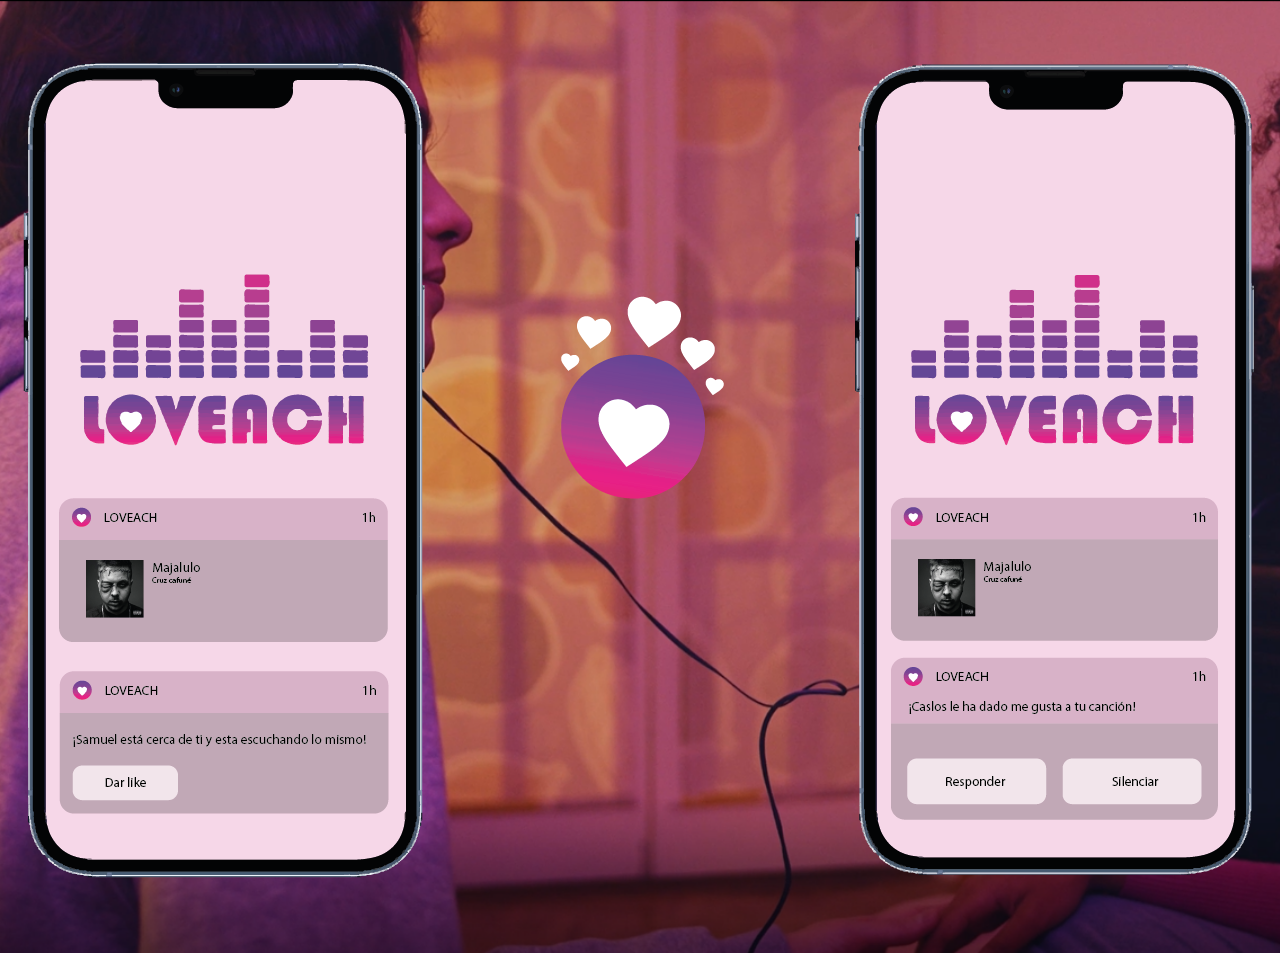
<file: Loveach/Inicio/index.html>
<!DOCTYPE html>
<html lang="en">
<head>
    <meta charset="UTF-8">
    <meta http-equiv="X-UA-Compatible" content="IE=edge">
    <meta name="viewport" content="width=device-width, initial-scale=1.0">
    <title>Document</title>
    <link rel="stylesheet" href="style.css">
    <link href="https://cdn.jsdelivr.net/npm/bootstrap@5.0.2/dist/css/bootstrap.min.css" rel="stylesheet" integrity="sha384-EVSTQN3/azprG1Anm3QDgpJLIm9Nao0Yz1ztcQTwFspd3yD65VohhpuuCOmLASjC" crossorigin="anonymous"></head>
<body>
  <div class="container">   
    <div class="contenido-grid">
      <div id="area1">
          <img src="movil1_Mesa de trabajo 1.png" alt="1" class="moviles">
      </div>
      <div id="area2">
          <img src="envio-03.png" alt="2" id="imagenCentral">
      </div>
      <div id="area3">
        <img src="movil2_Mesa de trabajo 1 copia.png" alt="2" class="moviles">
    </div>
  </div>
</div> 
  </div>
</body>
</html>
</file>
<file: Loveach/Inicio/style.css>
body{
    background-image: url('video2.PNG');
    background-position: fixed;
    background-repeat: no-repeat;
    background-size: cover;
}

.container{
    margin-top: 5%;
    padding-bottom: 5%;
}

.contenido-grid{
    display: grid;
    grid-template-areas: "area1 area2 area3";
}

#area2{
    padding-left: 13%;
}

#area3{
    padding-left: 13%;
}

#imagenCentral{
    margin-top: 100%;
}
</file>
